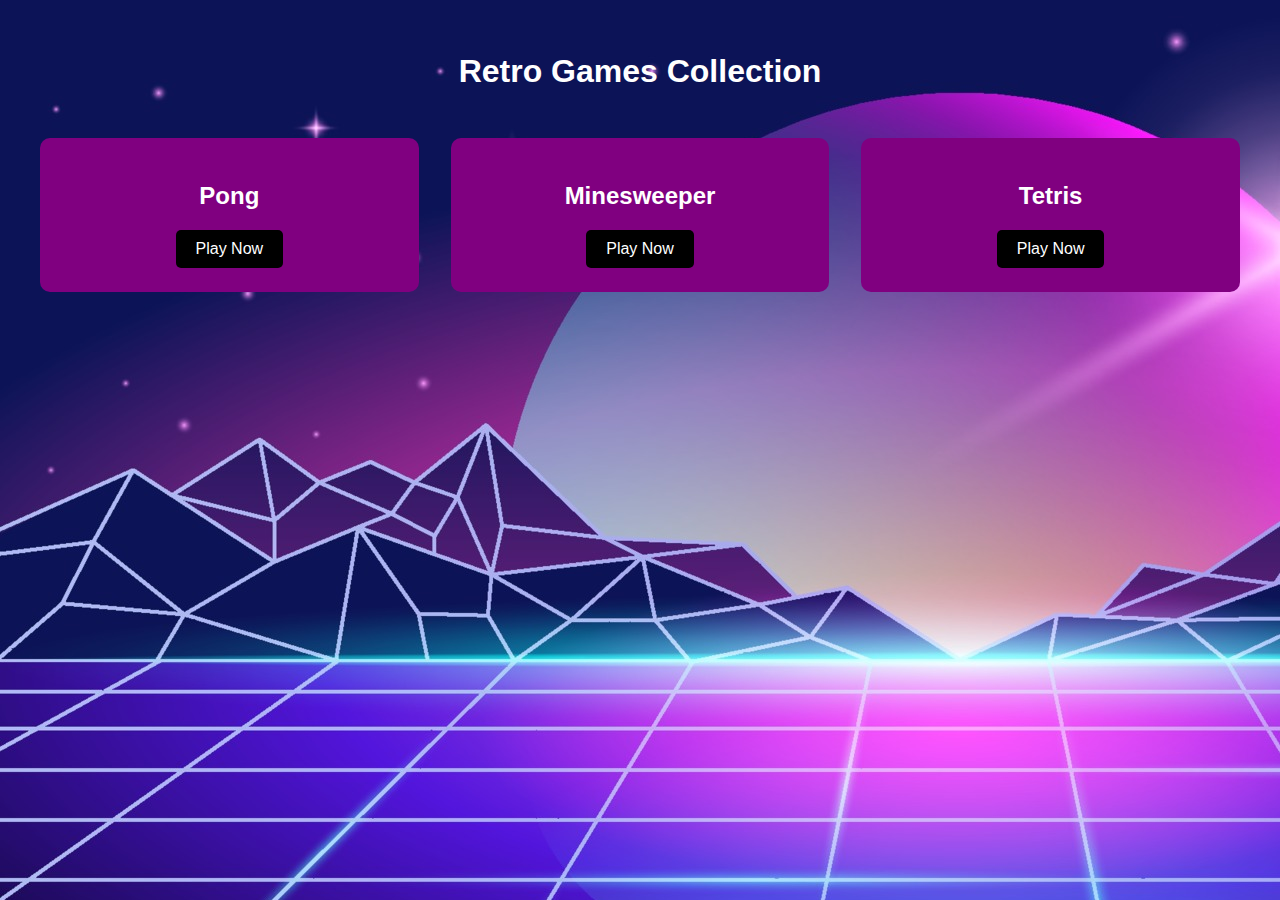
<file: Retro Games Website/index.html>
<!DOCTYPE html>
<html lang="en">
<head>
    <meta charset="UTF-8">
    <meta name="viewport" content="width=device-width, initial-scale=1.0">
    <title>Retro Games Collection</title>
    <link rel="stylesheet" href="style.css">
</head>
<body>
    <div class="container">
        <h1>Retro Games Collection</h1>
        <div class="games-grid">
            <div class="game-card">
                <h2>Pong</h2>
                <button onclick="window.location.href='http://127.0.0.1:5000/'">Play Now</button>
            </div>
            <div class="game-card">
                <h2>Minesweeper</h2>
                <button onclick="window.location.href='./minesweeper/index.html'">Play Now</button>
            </div>
            <div class="game-card">
                <h2>Tetris</h2>
                <button onclick="window.location.href='./tetris/index.html'">Play Now</button>
            </div>
        </div>
    </div>
    <script src="script.js"></script>
</body>
</html>
</file>
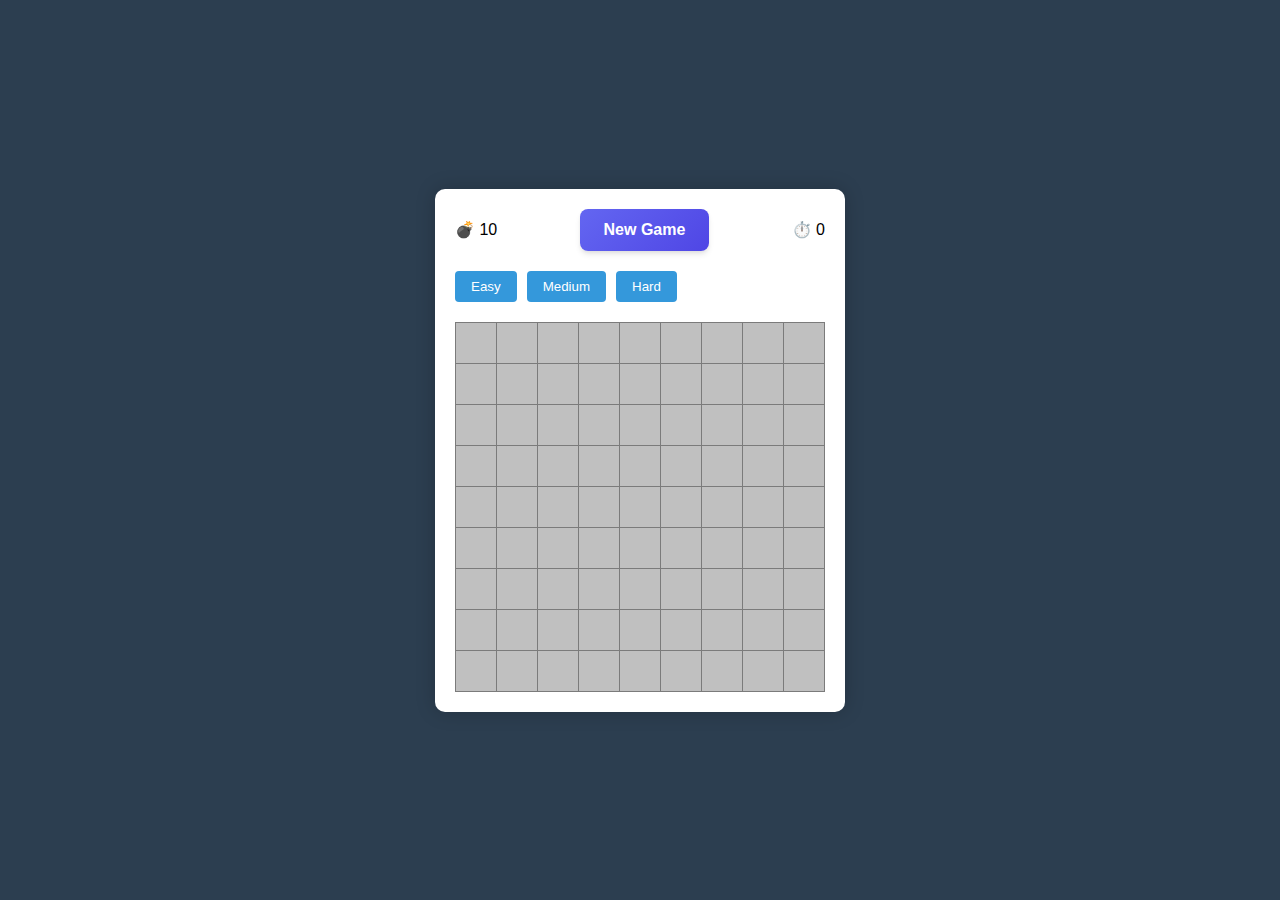
<file: Retro Games Website/minesweeper/index.html>
<!DOCTYPE html>
<html lang="en">
<head>
    <meta charset="UTF-8">
    <meta name="viewport" content="width=device-width, initial-scale=1.0">
    <title>Modern Minesweeper</title>
    <link rel="stylesheet" href="style.css">
</head>
<body>
    <div class="game-container">
        <div class="game-header">
            <div class="mine-count">💣 <span id="mine-count">0</span></div>
            <button id="new-game-btn">New Game</button>
            <div class="timer">⏱️ <span id="timer">0</span></div>
        </div>
        <div class="difficulty">
            <button data-difficulty="easy">Easy</button>
            <button data-difficulty="medium">Medium</button>
            <button data-difficulty="hard">Hard</button>
        </div>
        <div id="grid" class="grid"></div>
    </div>

    <!-- Add this game over overlay -->
    <div class="game-over-overlay" id="gameOverOverlay">
        <div class="game-over-modal">
            <h2>Game Over!</h2>
            <p>Time: <span id="finalTime">0</span> seconds</p>
            <button id="restartButton">Play Again</button>
        </div>
    </div>

    <script src="script.js"></script>
</body>
</html>
</file>
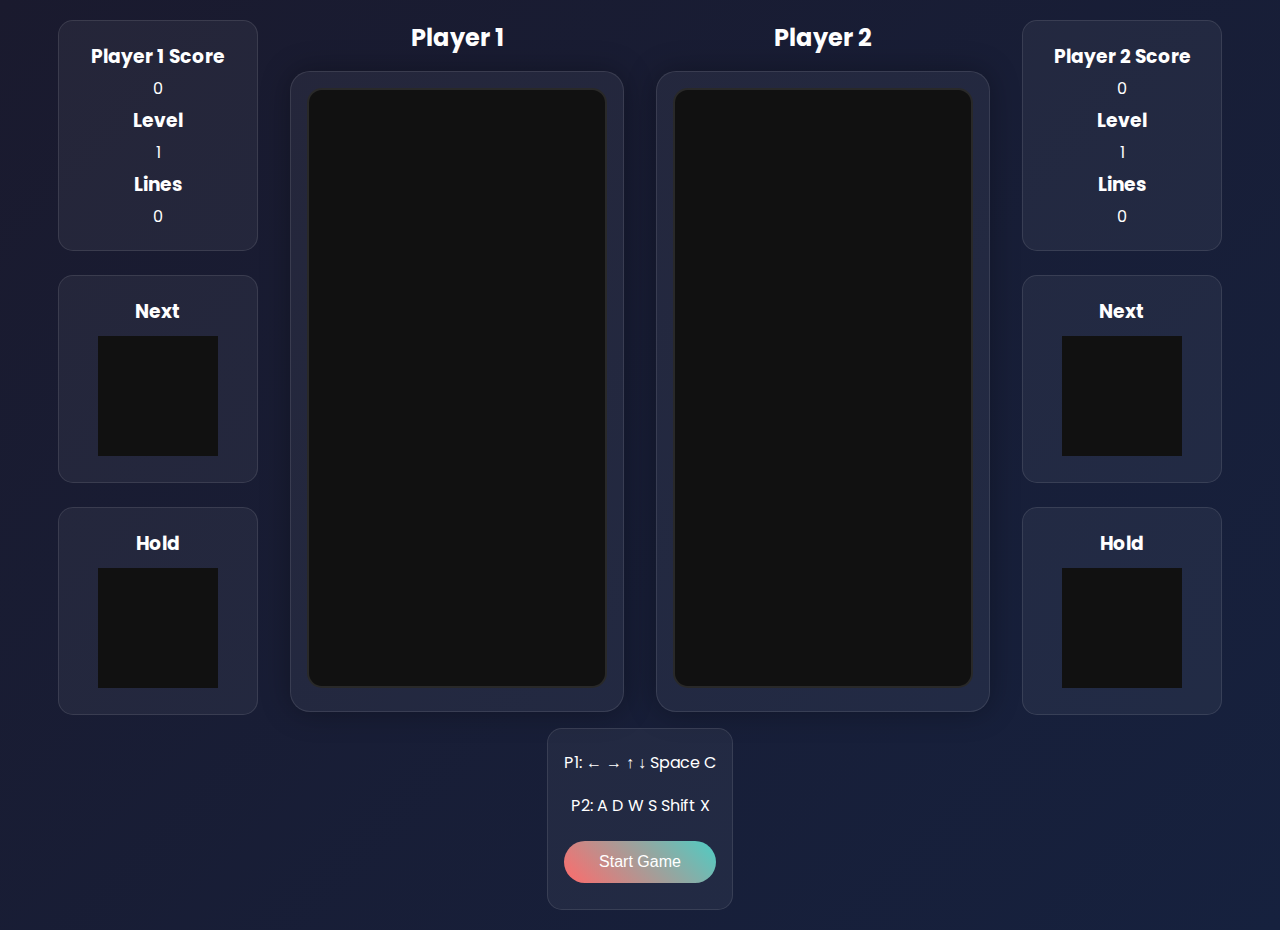
<file: Retro Games Website/tetris/index.html>
<!DOCTYPE html>
<html lang="en">
<head>
    <meta charset="UTF-8">
    <meta name="viewport" content="width=device-width, initial-scale=1.0">
    <title>2-Player Tetris</title>
    <link rel="stylesheet" href="css/style.css">
    <link href="https://fonts.googleapis.com/css2?family=Poppins:wght@400;600&display=swap" rel="stylesheet">
</head>
<body>
    <div class="main-container">
        <div class="side-panel left-panel">
            <div class="score-box">
                <h3>Player 1 Score</h3>
                <p id="scoreP1">0</p>
                <h3>Level</h3>
                <p id="levelP1">1</p>
                <h3>Lines</h3>
                <p id="linesP1">0</p>
            </div>
            <div class="next-piece">
                <h3>Next</h3>
                <canvas id="nextCanvasP1" width="120" height="120"></canvas>
            </div>
            <div class="hold-piece">
                <h3>Hold</h3>
                <canvas id="holdCanvasP1" width="120" height="120"></canvas>
            </div>
        </div>

        <div class="game-area">
            <div class="canvas-wrapper">
                <div class="player-container">
                    <h2>Player 1</h2>
                    <div class="game-container">
                        <canvas id="gameCanvasP1" width="300" height="600"></canvas>
                    </div>
                </div>
                <div class="player-container">
                    <h2>Player 2</h2>
                    <div class="game-container">
                        <canvas id="gameCanvasP2" width="300" height="600"></canvas>
                    </div>
                </div>
            </div>
            <div class="controls-info">
                <p>P1: ← → ↑ ↓ Space C</p>
                <p>P2: A D W S Shift X</p>
                <button id="startBtn">Start Game</button>
            </div>
        </div>

        <div class="side-panel right-panel">
            <div class="score-box">
                <h3>Player 2 Score</h3>
                <p id="scoreP2">0</p>
                <h3>Level</h3>
                <p id="levelP2">1</p>
                <h3>Lines</h3>
                <p id="linesP2">0</p>
            </div>
            <div class="next-piece">
                <h3>Next</h3>
                <canvas id="nextCanvasP2" width="120" height="120"></canvas>
            </div>
            <div class="hold-piece">
                <h3>Hold</h3>
                <canvas id="holdCanvasP2" width="120" height="120"></canvas>
            </div>
        </div>
    </div>

    <div id="gameOverModal" class="modal">
        <div class="modal-content">
            <h2>Game Over</h2>
            <p id="gameOverMessage"></p>
            <button id="restartBtn">Play Again</button>
        </div>
    </div>

    <!-- Audio element for title music -->
    <audio id="titleMusic" loop>
        <source src="./js/sounds/title.mp3" type="audio/mpeg">
        Your browser does not support the audio element.
    </audio>

    <script src="js/game.js"></script>
</body>
</html>
</file>
<file: Retro Games Website/style.css>
body {
    margin: 0;
    padding: 0;
    background-image: url('images/image.jpg');
    color: #ffffff;
    font-family: 'Arial', sans-serif;
}

.container {
    max-width: 1200px;
    margin: 0 auto;
    padding: 2rem;
}

h1 {
    text-align: center;
    color: #ffffff;
    margin-bottom: 3rem;
}

.games-grid {
    display: grid;
    grid-template-columns: repeat(auto-fit, minmax(250px, 1fr));
    gap: 2rem;
}

.game-card {
    background-color: purple;
    padding: 1.5rem;
    border-radius: 10px;
    text-align: center;
    transition: transform 0.3s ease;
}

.game-card:hover {
    transform: translateY(-5px);
}

button {
    background-color:black;
    color: white;
    padding: 10px 20px;
    border: none;
    border-radius: 5px;
    cursor: pointer;
    font-size: 1rem;
    transition: background-color 0.3s ease;
}

button:hover {
    background-color: blue;
}
</file>
<file: Retro Games Website/minesweeper/style.css>
:root {
    --cell-size: 40px;
    --border-color: #7b7b7b;
    --cell-bg: #c0c0c0;
    --cell-revealed: #e0e0e0;
}

body {
    display: flex;
    justify-content: center;
    align-items: center;
    min-height: 100vh;
    margin: 0;
    background: #2c3e50;
    font-family: Arial, sans-serif;
}

.game-container {
    background: white;
    padding: 20px;
    border-radius: 10px;
    box-shadow: 0 0 20px rgba(0,0,0,0.2);
}

.game-header {
    display: flex;
    justify-content: space-between;
    align-items: center;
    margin-bottom: 20px;
}

.difficulty {
    display: flex;
    gap: 10px;
    margin-bottom: 20px;
}

.difficulty button {
    padding: 8px 16px;
    border: none;
    border-radius: 4px;
    background: #3498db;
    color: white;
    cursor: pointer;
    transition: background 0.3s;
}

.difficulty button:hover {
    background: #2980b9;
}

.grid {
    display: grid;
    gap: 1px;
    background: var(--border-color);
    border: 1px solid var(--border-color);
}

.cell {
    width: var(--cell-size);
    height: var(--cell-size);
    background: var(--cell-bg);
    display: flex;
    justify-content: center;
    align-items: center;
    font-weight: bold;
    cursor: pointer;
    transition: background 0.2s;
}

.cell.revealed {
    background: var(--cell-revealed);
}

.cell.mine {
    background: #ff4444;
}

.cell:hover:not(.revealed) {
    background: #d0d0d0;
}

@keyframes reveal {
    from {
        transform: scale(0.1);
        opacity: 0;
    }
    to {
        transform: scale(1);
        opacity: 1;
    }
}

.revealed {
    animation: reveal 0.2s ease-out;
}

.game-over-overlay {
    position: fixed;
    top: 0;
    left: 0;
    width: 100%;
    height: 100%;
    background: rgba(0, 0, 0, 0.8);
    display: none;
    justify-content: center;
    align-items: center;
    z-index: 1000;
    animation: fadeIn 0.5s ease-in;
}

.game-over-modal {
    background: linear-gradient(45deg, #ff416c, #ff4b2b);
    padding: 2rem;
    border-radius: 15px;
    text-align: center;
    color: white;
    box-shadow: 0 0 30px rgba(255, 65, 108, 0.5);
    transform: scale(0);
    animation: popIn 0.5s ease-out forwards;
}

.game-over-modal h2 {
    font-size: 2.5rem;
    margin: 0 0 1rem 0;
    text-shadow: 2px 2px 4px rgba(0, 0, 0, 0.3);
}

.game-over-modal button {
    background: white;
    color: #ff416c;
    border: none;
    padding: 12px 24px;
    border-radius: 25px;
    font-size: 1.1rem;
    cursor: pointer;
    transition: transform 0.2s, box-shadow 0.2s;
    margin-top: 1rem;
}

.game-over-modal button:hover {
    transform: translateY(-2px);
    box-shadow: 0 5px 15px rgba(0, 0, 0, 0.3);
}

@keyframes fadeIn {
    from { opacity: 0; }
    to { opacity: 1; }
}

@keyframes popIn {
    from { transform: scale(0); }
    to { transform: scale(1); }
}

@keyframes shake {
    0%, 100% { transform: translateX(0); }
    25% { transform: translateX(-5px); }
    75% { transform: translateX(5px); }
}

@keyframes explode {
    0% { transform: scale(1); opacity: 1; }
    50% { transform: scale(1.4); opacity: 0.7; }
    100% { transform: scale(1); opacity: 1; }
}

.cell.mine {
    animation: explode 0.5s ease-out, shake 0.5s ease-in-out;
    background: #ff4444;
}

.cell.revealed {
    animation: reveal 0.3s ease-out;
    transform-origin: center;
}

.flag-animation {
    animation: bounceIn 0.3s ease-out;
}

@keyframes bounceIn {
    0% { transform: scale(0); }
    50% { transform: scale(1.2); }
    100% { transform: scale(1); }
}

/* Add these styles after your existing button styles */
#new-game-btn {
    background: linear-gradient(135deg, #6366f1, #4f46e5);
    color: white;
    border: none;
    padding: 12px 24px;
    border-radius: 8px;
    font-size: 1rem;
    font-weight: 600;
    cursor: pointer;
    transition: all 0.3s ease;
    box-shadow: 0 4px 6px -1px rgba(0, 0, 0, 0.1), 
                0 2px 4px -1px rgba(0, 0, 0, 0.06);
    position: relative;
    overflow: hidden;
}

#new-game-btn:hover {
    transform: translateY(-2px);
    box-shadow: 0 10px 15px -3px rgba(0, 0, 0, 0.1), 
                0 4px 6px -2px rgba(0, 0, 0, 0.05);
    background: linear-gradient(135deg, #4f46e5, #6366f1);
}

#new-game-btn:active {
    transform: translateY(0);
    box-shadow: 0 2px 4px -1px rgba(0, 0, 0, 0.1);
}

#new-game-btn::before {
    content: '';
    position: absolute;
    top: 0;
    left: -100%;
    width: 100%;
    height: 100%;
    background: linear-gradient(
        120deg,
        transparent,
        rgba(255, 255, 255, 0.2),
        transparent
    );
    transition: 0.5s;
}

#new-game-btn:hover::before {
    left: 100%;
}
</file>
<file: Retro Games Website/tetris/css/style.css>
* {
    margin: 0;
    padding: 0;
    box-sizing: border-box;
}

body {
    background: linear-gradient(135deg, #1a1a2e 0%, #16213e 100%);
    color: #ffffff;
    font-family: 'Poppins', sans-serif;
    min-height: 100vh;
    padding: 20px;
    display: flex;
    justify-content: center;
    align-items: center;
}

.main-container {
    display: flex;
    justify-content: center;
    align-items: flex-start;
    max-width: 1400px;
    width: 100%;
    gap: 2rem;
}

.side-panel {
    display: flex;
    flex-direction: column;
    gap: 1.5rem;
    width: 200px;
}

.left-panel {
    align-items: flex-end;
}

.right-panel {
    align-items: flex-start;
}

.game-area {
    display: flex;
    flex-direction: column;
    align-items: center;
    gap: 1rem;
}

.canvas-wrapper {
    display: flex;
    gap: 2rem;
}

.player-container {
    display: flex;
    flex-direction: column;
    align-items: center;
}

.game-container {
    background: rgba(255, 255, 255, 0.05);
    border-radius: 20px;
    padding: 1rem;
    box-shadow: 0 0 30px rgba(0, 0, 0, 0.3);
    border: 1px solid rgba(255, 255, 255, 0.1);
}

.score-box, .next-piece, .hold-piece, .controls-info {
    background: rgba(255, 255, 255, 0.05);
    padding: 1rem;
    border-radius: 15px;
    border: 1px solid rgba(255, 255, 255, 0.1);
    text-align: center;
    width: 100%;
}

.controls-info {
    width: auto;
    max-width: 300px; /* Adjusted to fit between canvases */
    display: flex;
    flex-direction: column;
    gap: 0.5rem;
}

canvas {
    image-rendering: crisp-edges;
    image-rendering: pixelated;
    background: #111;
}

[id^="gameCanvas"] {
    border: 2px solid rgba(255, 255, 255, 0.1);
    border-radius: 15px;
    width: 300px;
    height: 600px;
}

[id^="nextCanvas"], [id^="holdCanvas"] {
    width: 120px;
    height: 120px;
    margin: 10px auto;
    display: block;
}

#startBtn, #restartBtn {
    background: linear-gradient(45deg, #ff6b6b, #4ecdc4);
    border: none;
    padding: 12px 24px;
    border-radius: 25px;
    color: white;
    font-size: 16px;
    cursor: pointer;
    margin: 10px 0;
    transition: transform 0.2s;
    width: 100%;
}

#startBtn:hover, #restartBtn:hover {
    transform: scale(1.05);
}

.modal {
    display: none;
    position: fixed;
    top: 0;
    left: 0;
    width: 100%;
    height: 100%;
    background: rgba(0, 0, 0, 0.8);
}

.modal-content {
    background: #1a1a2e;
    margin: 15% auto;
    padding: 2rem;
    border-radius: 15px;
    width: 300px;
    text-align: center;
    border: 1px solid rgba(255, 255, 255, 0.1);
}

h2 {
    margin-bottom: 1rem;
}

h3 {
    margin: 5px 0;
}

p {
    margin: 5px 0;
}

@media (max-width: 1000px) {
    .main-container {
        flex-direction: column;
        align-items: center;
    }

    .side-panel {
        width: 100%;
        max-width: 300px;
    }

    .left-panel, .right-panel {
        align-items: center;
    }

    .game-area {
        align-items: center;
    }

    .canvas-wrapper {
        flex-direction: column;
        align-items: center;
    }

    .controls-info {
        margin: 1rem 0;
        max-width: 300px;
    }
}* {
    margin: 0;
    padding: 0;
    box-sizing: border-box;
}

body {
    background: linear-gradient(135deg, #1a1a2e 0%, #16213e 100%);
    color: #ffffff;
    font-family: 'Poppins', sans-serif;
    min-height: 100vh;
    padding: 20px;
    display: flex;
    justify-content: center;
    align-items: center;
}

.main-container {
    display: flex;
    justify-content: center;
    align-items: flex-start;
    max-width: 1400px;
    width: 100%;
    gap: 2rem;
}

.side-panel {
    display: flex;
    flex-direction: column;
    gap: 1.5rem;
    width: 200px;
}

.left-panel {
    align-items: flex-end;
}

.right-panel {
    align-items: flex-start;
}

.game-area {
    display: flex;
    flex-direction: column;
    align-items: center;
    gap: 1rem;
}

.canvas-wrapper {
    display: flex;
    gap: 2rem;
}

.player-container {
    display: flex;
    flex-direction: column;
    align-items: center;
}

.game-container {
    background: rgba(255, 255, 255, 0.05);
    border-radius: 20px;
    padding: 1rem;
    box-shadow: 0 0 30px rgba(0, 0, 0, 0.3);
    border: 1px solid rgba(255, 255, 255, 0.1);
}

.score-box, .next-piece, .hold-piece, .controls-info {
    background: rgba(255, 255, 255, 0.05);
    padding: 1rem;
    border-radius: 15px;
    border: 1px solid rgba(255, 255, 255, 0.1);
    text-align: center;
    width: 100%;
}

.controls-info {
    width: auto;
    max-width: 300px; /* Adjusted to fit between canvases */
    display: flex;
    flex-direction: column;
    gap: 0.5rem;
}

canvas {
    image-rendering: crisp-edges;
    image-rendering: pixelated;
    background: #111;
}

[id^="gameCanvas"] {
    border: 2px solid rgba(255, 255, 255, 0.1);
    border-radius: 15px;
    width: 300px;
    height: 600px;
}

[id^="nextCanvas"], [id^="holdCanvas"] {
    width: 120px;
    height: 120px;
    margin: 10px auto;
    display: block;
}

#startBtn, #restartBtn {
    background: linear-gradient(45deg, #ff6b6b, #4ecdc4);
    border: none;
    padding: 12px 24px;
    border-radius: 25px;
    color: white;
    font-size: 16px;
    cursor: pointer;
    margin: 10px 0;
    transition: transform 0.2s;
    width: 100%;
}

#startBtn:hover, #restartBtn:hover {
    transform: scale(1.05);
}

.modal {
    display: none;
    position: fixed;
    top: 0;
    left: 0;
    width: 100%;
    height: 100%;
    background: rgba(0, 0, 0, 0.8);
}

.modal-content {
    background: #1a1a2e;
    margin: 15% auto;
    padding: 2rem;
    border-radius: 15px;
    width: 300px;
    text-align: center;
    border: 1px solid rgba(255, 255, 255, 0.1);
}

h2 {
    margin-bottom: 1rem;
}

h3 {
    margin: 5px 0;
}

p {
    margin: 5px 0;
}

@media (max-width: 1000px) {
    .main-container {
        flex-direction: column;
        align-items: center;
    }

    .side-panel {
        width: 100%;
        max-width: 300px;
    }

    .left-panel, .right-panel {
        align-items: center;
    }

    .game-area {
        align-items: center;
    }

    .canvas-wrapper {
        flex-direction: column;
        align-items: center;
    }

    .controls-info {
        margin: 1rem 0;
        max-width: 300px;
    }
}

#startBtn.hide {
    animation: slideOut 0.5s forwards;
}

@keyframes slideOut {
    0% { transform: translateY(0); opacity: 1; }
    100% { transform: translateY(20px); opacity: 0; }
}

#playerSelectModal .modal-content button {
    background: linear-gradient(45deg, #ff6b6b, #4ecdc4);
    border: none;
    padding: 12px 24px;
    border-radius: 25px;
    color: white;
    font-size: 16px;
    cursor: pointer;
    margin: 10px;
    transition: transform 0.2s;
    width: 100%;
}

#playerSelectModal .modal-content button:hover {
    transform: scale(1.05);
}
</file>
